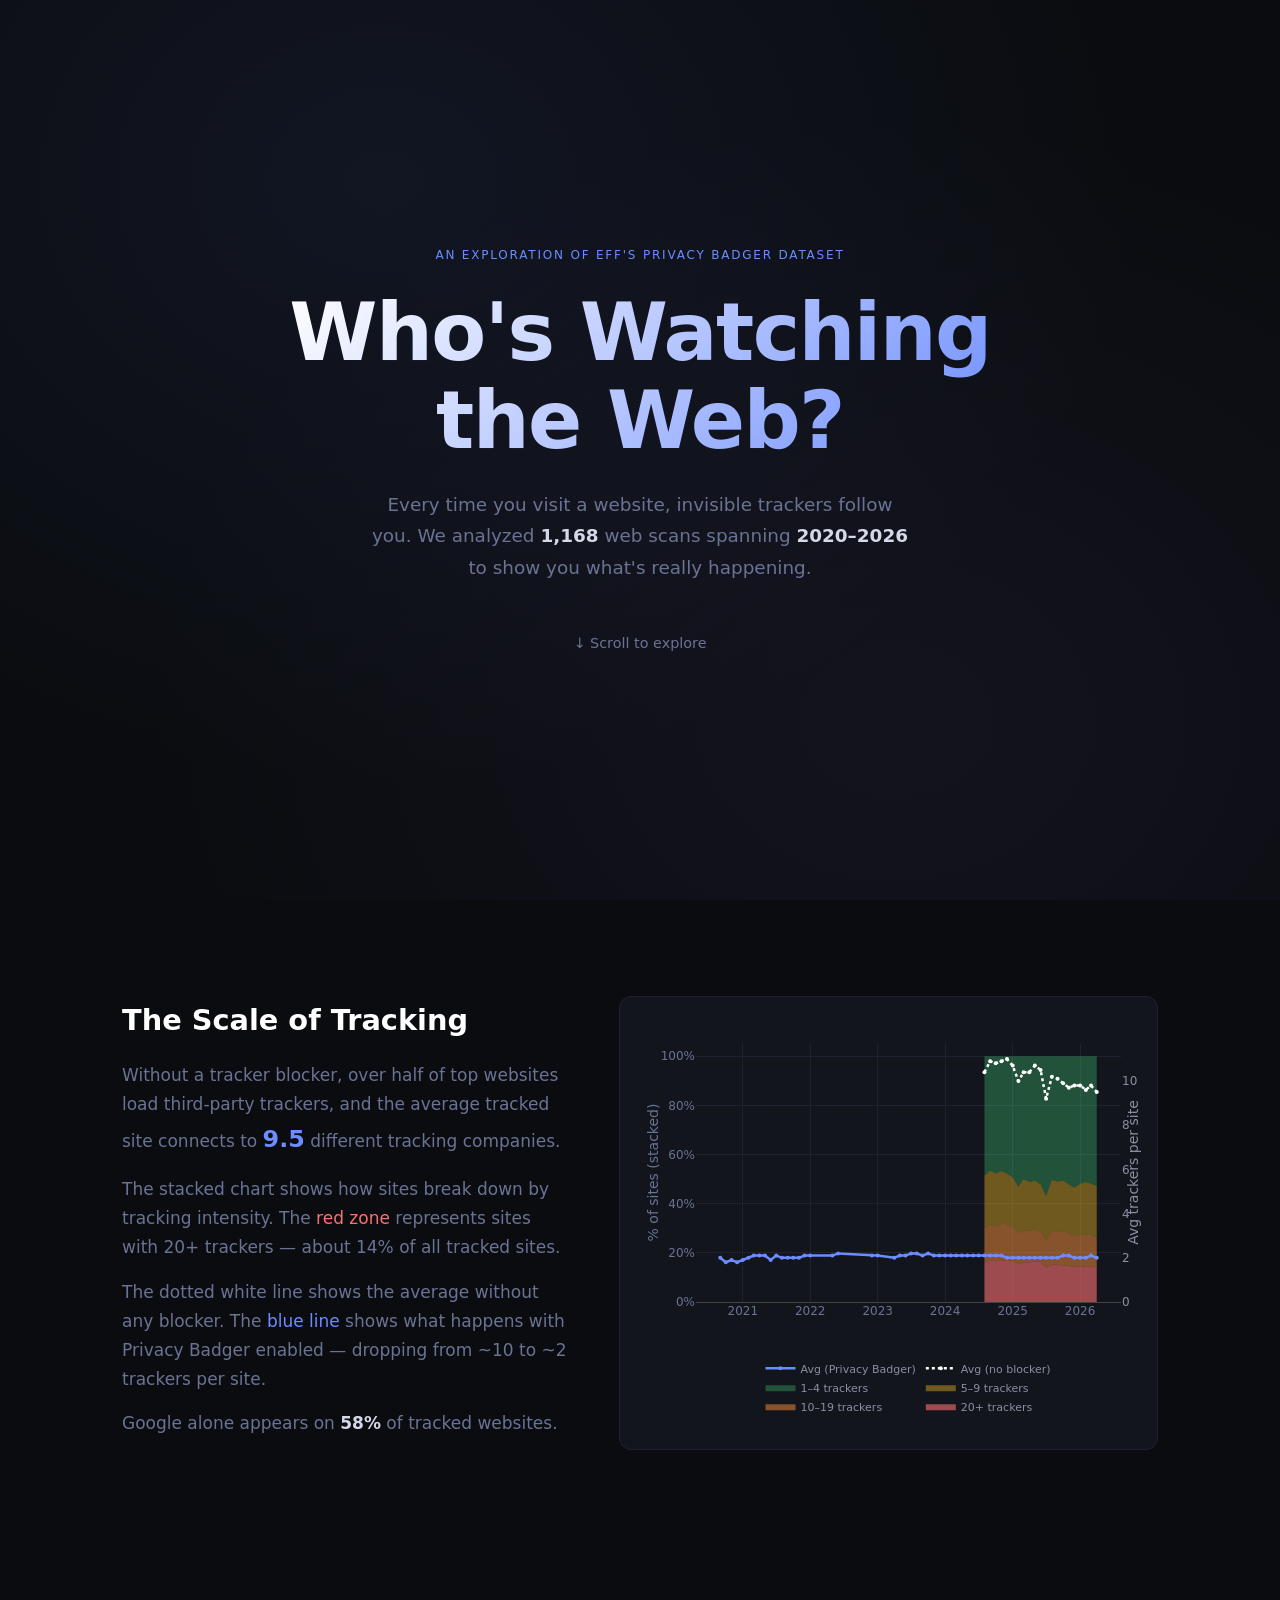
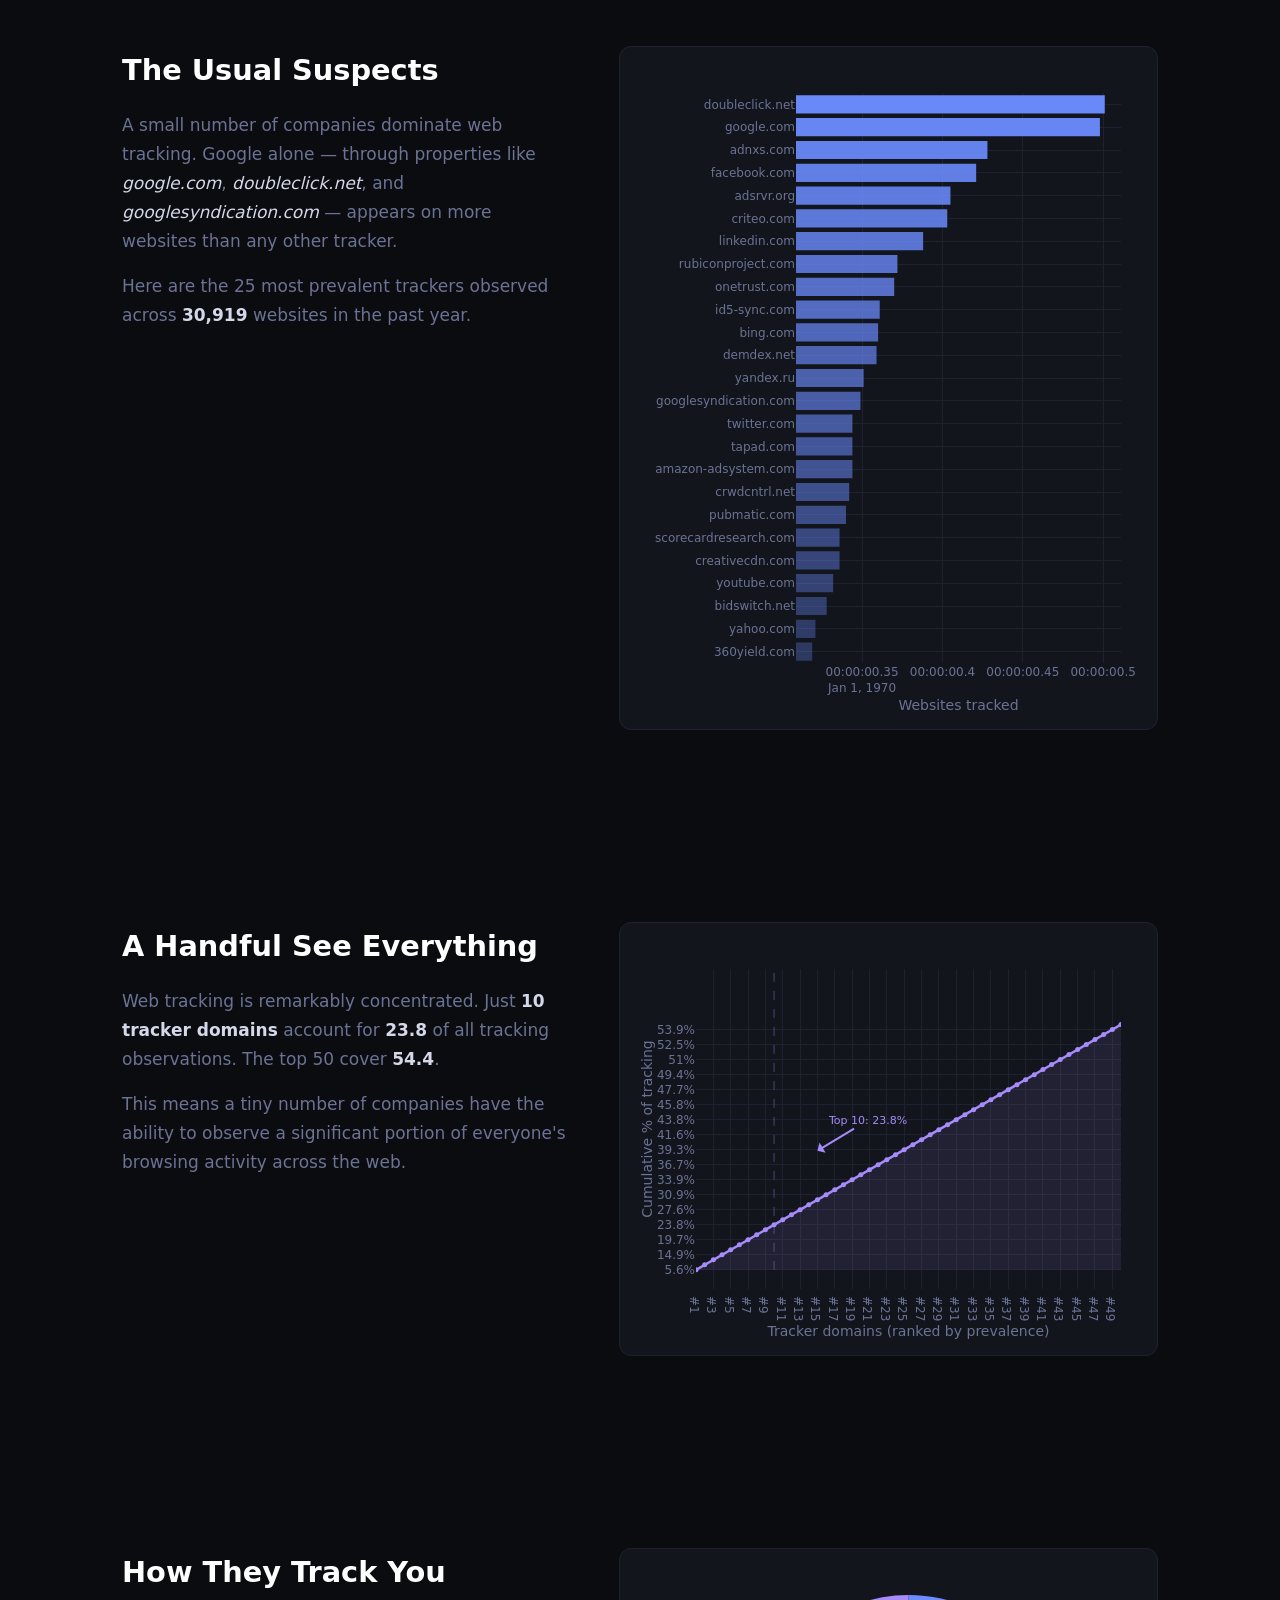
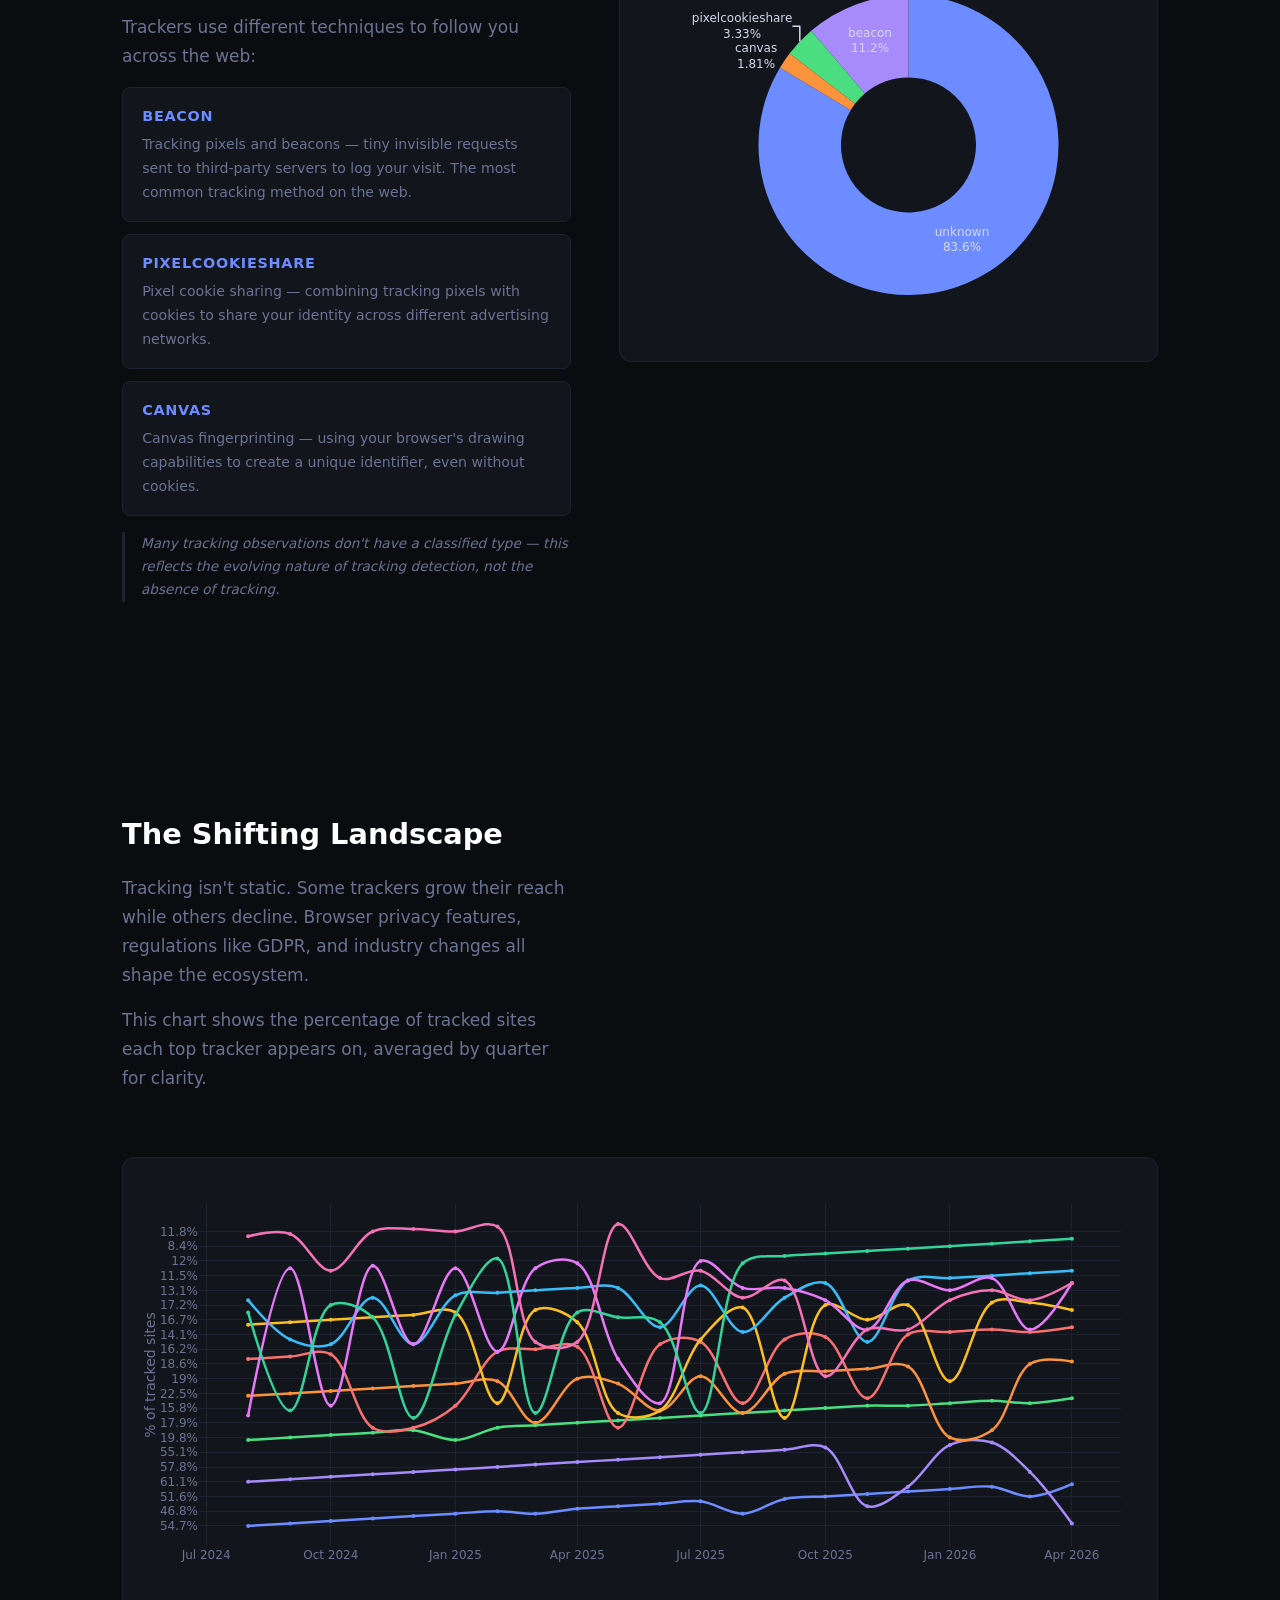
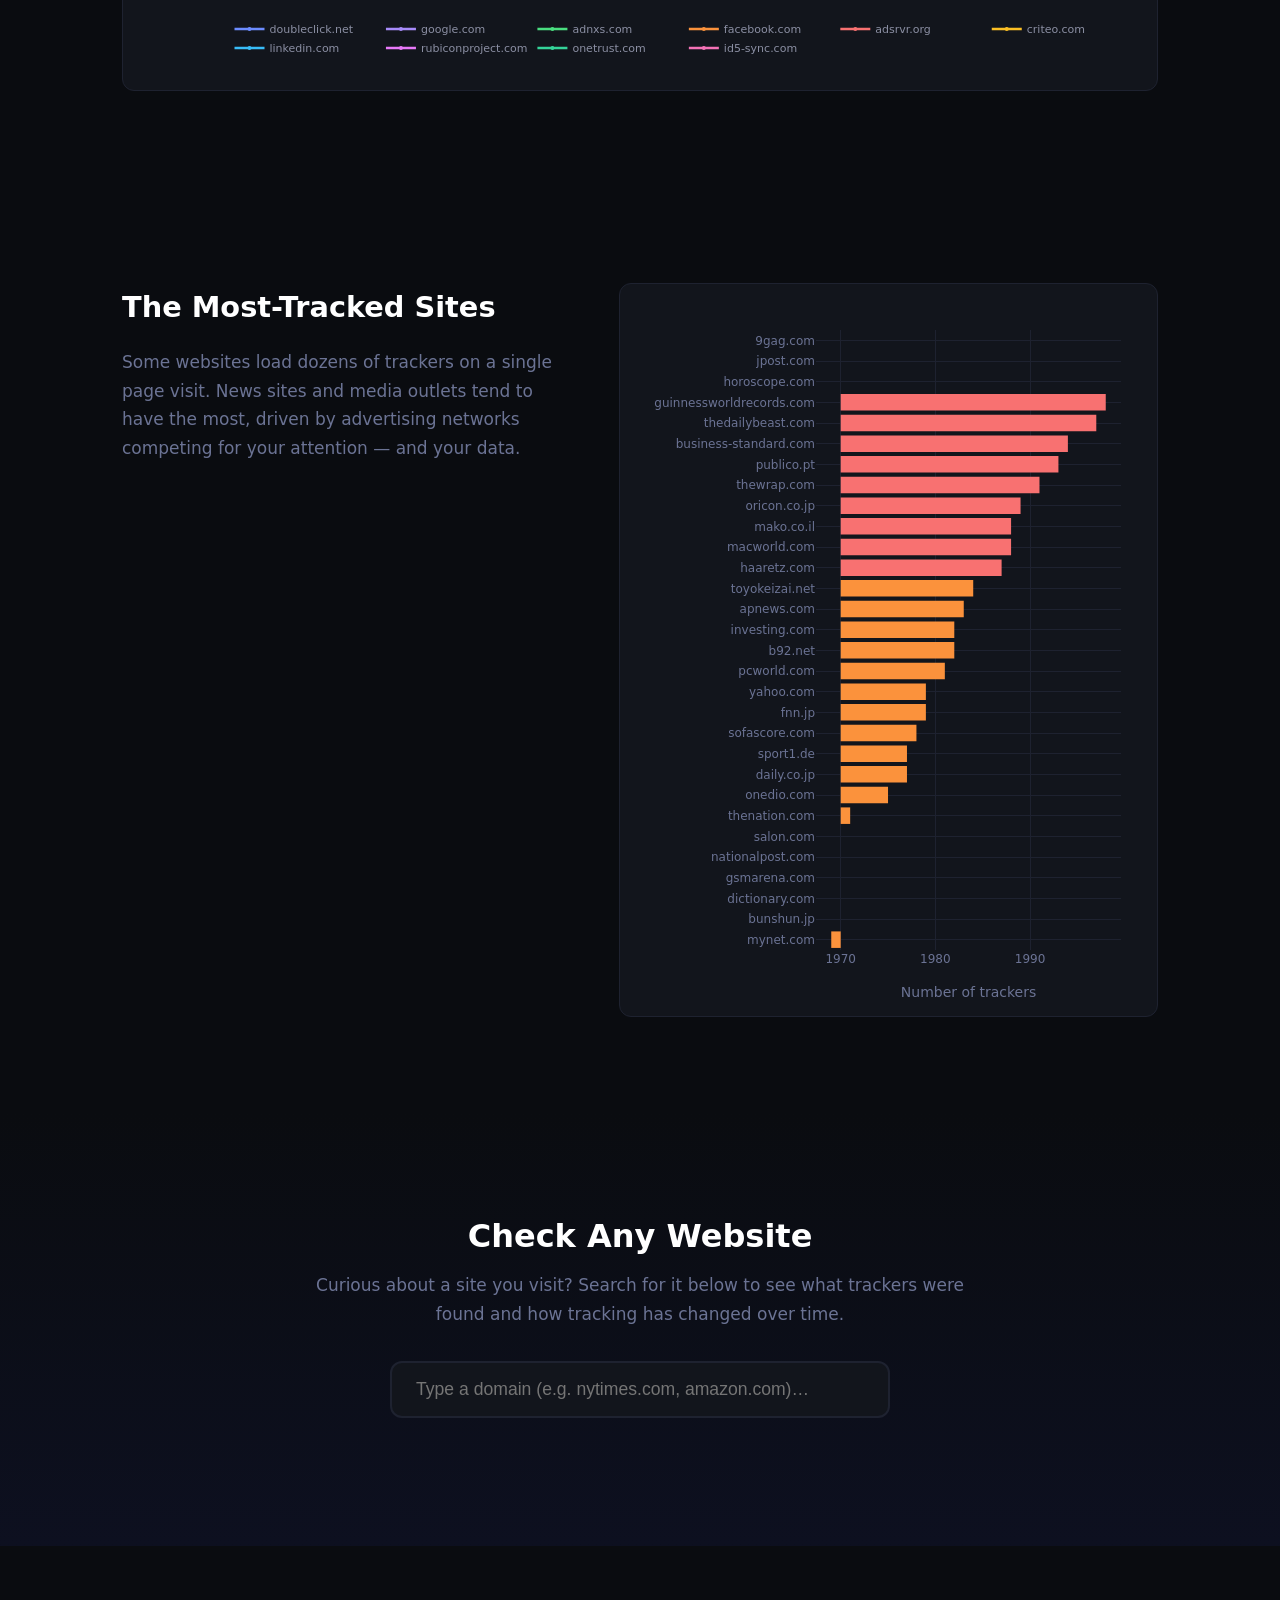
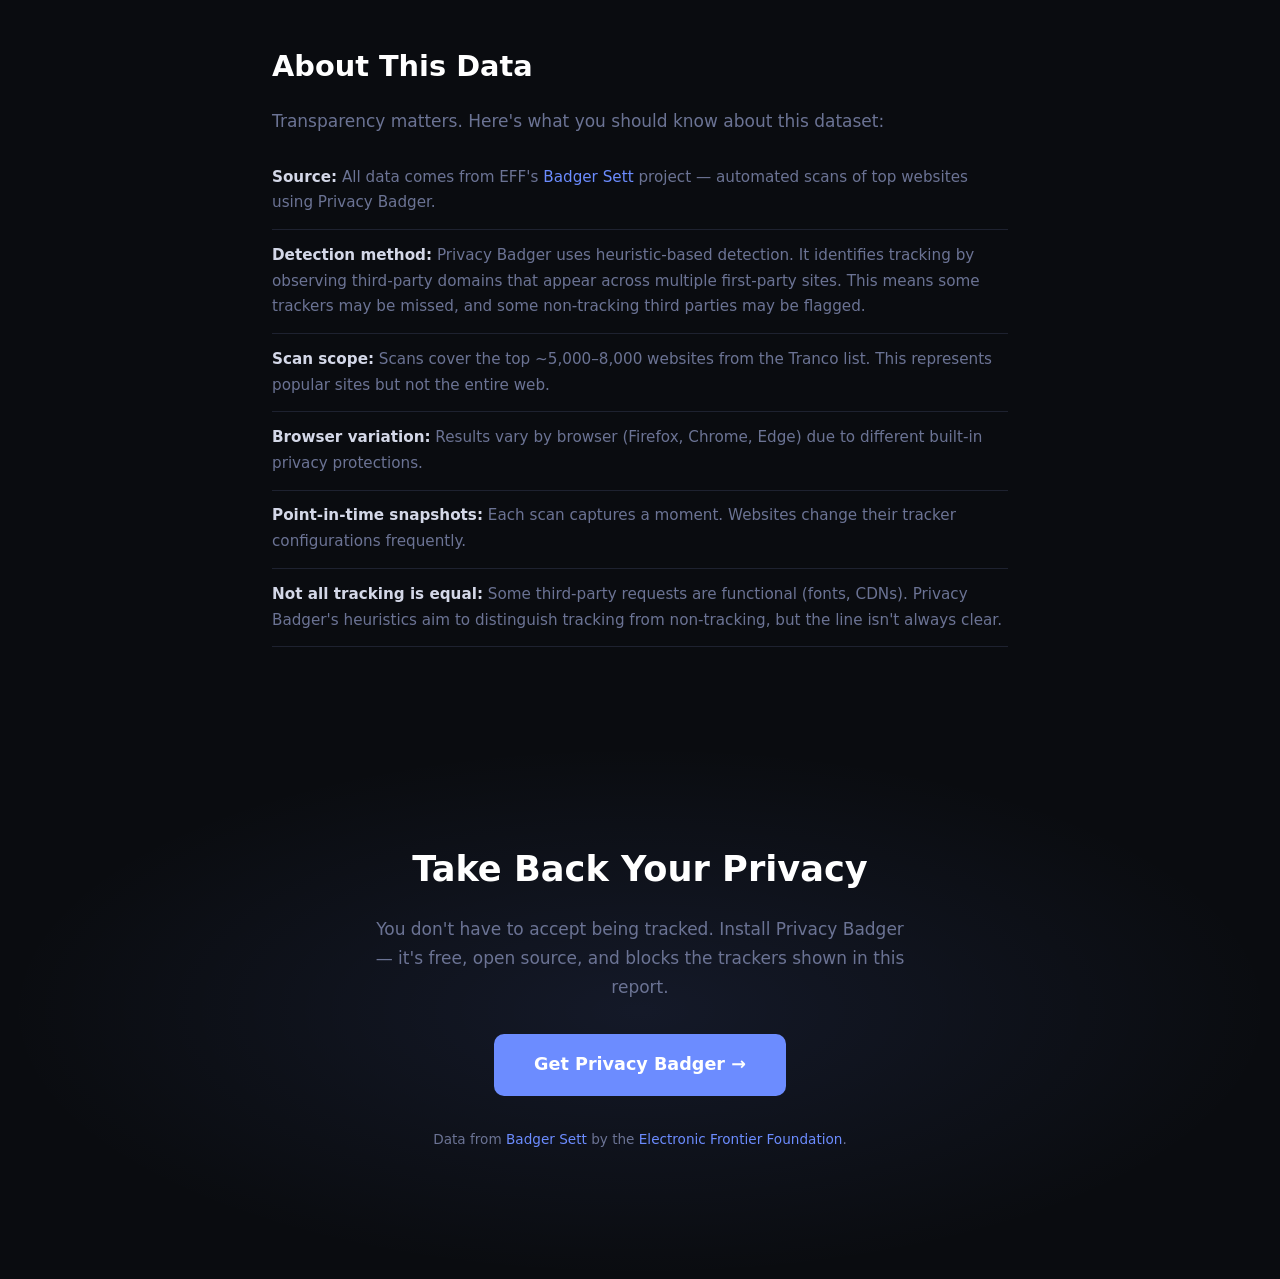
<file: story/index.html>
<!DOCTYPE html>
<html lang="en">
<head>
    <meta charset="UTF-8">
    <meta name="viewport" content="width=device-width, initial-scale=1.0">
    <title>Who's Watching the Web? — EFF Tracker Data Story</title>
    <script src="https://cdn.plot.ly/plotly-2.35.0.min.js"></script>
    <link rel="stylesheet" href="style.css">
</head>
<body>

<!-- ═══ HERO ═══ -->
<section class="hero">
    <div class="hero-inner">
        <p class="hero-eyebrow">An exploration of EFF's Privacy Badger dataset</p>
        <h1>Who's Watching<br>the Web?</h1>
        <p class="hero-sub">Every time you visit a website, invisible trackers follow you.
            We analyzed <strong id="stat-scans">1,168</strong> web scans spanning
            <strong id="stat-years">6 years</strong> to show you what's really happening.</p>
        <div class="scroll-hint">↓ Scroll to explore</div>
    </div>
</section>

<!-- ═══ CHAPTER 1: SCALE ═══ -->
<section class="chapter" id="ch-scale">
    <div class="narrative">
        <h2>The Scale of Tracking</h2>
        <p>Without a tracker blocker, over half of top websites load third-party trackers,
            and the average tracked site connects to
            <strong class="highlight" id="avg-now">—</strong> different tracking companies.</p>
        <p>The stacked chart shows how sites break down by tracking intensity.
            The <span style="color:#f87171">red zone</span> represents sites with 20+
            trackers — about 14% of all tracked sites.</p>
        <p>The dotted white line shows the average without any blocker. The
            <span style="color:#6c8cff">blue line</span> shows what happens with
            Privacy Badger enabled — dropping from ~10 to ~2 trackers per site.</p>
        <p>Google alone appears on <strong id="google-pct">—%</strong> of tracked websites.</p>
    </div>
    <div class="chart-container">
        <div id="chart-avg-over-time"></div>
    </div>
</section>

<!-- ═══ CHAPTER 2: WHO'S TRACKING ═══ -->
<section class="chapter" id="ch-who">
    <div class="narrative">
        <h2>The Usual Suspects</h2>
        <p>A small number of companies dominate web tracking. Google alone — through
            properties like <em>google.com</em>, <em>doubleclick.net</em>, and
            <em>googlesyndication.com</em> — appears on more websites than any other tracker.</p>
        <p>Here are the 25 most prevalent trackers observed across
            <strong id="stat-sites">—</strong> websites in the past year.</p>
    </div>
    <div class="chart-container">
        <div id="chart-top-trackers"></div>
    </div>
</section>

<!-- ═══ CHAPTER 3: CONCENTRATION ═══ -->
<section class="chapter" id="ch-concentration">
    <div class="narrative">
        <h2>A Handful See Everything</h2>
        <p>Web tracking is remarkably concentrated. Just <strong>10 tracker domains</strong>
            account for <strong id="top10-pct">—%</strong> of all tracking observations.
            The top 50 cover <strong id="top50-pct">—%</strong>.</p>
        <p>This means a tiny number of companies have the ability to observe a
            significant portion of everyone's browsing activity across the web.</p>
    </div>
    <div class="chart-container">
        <div id="chart-concentration"></div>
    </div>
</section>

<!-- ═══ CHAPTER 4: HOW THEY TRACK ═══ -->
<section class="chapter" id="ch-how">
    <div class="narrative">
        <h2>How They Track You</h2>
        <p>Trackers use different techniques to follow you across the web:</p>
        <div class="method-cards" id="method-cards"></div>
        <p class="note">Many tracking observations don't have a classified type — this
            reflects the evolving nature of tracking detection, not the absence of tracking.</p>
    </div>
    <div class="chart-container">
        <div id="chart-types"></div>
    </div>
</section>

<!-- ═══ CHAPTER 5: TRENDS ═══ -->
<section class="chapter" id="ch-trends">
    <div class="narrative">
        <h2>The Shifting Landscape</h2>
        <p>Tracking isn't static. Some trackers grow their reach while others decline.
            Browser privacy features, regulations like GDPR, and industry changes all
            shape the ecosystem.</p>
        <p>This chart shows the percentage of tracked sites each top tracker appears on,
            averaged by quarter for clarity.</p>
    </div>
    <div class="chart-container wide">
        <div id="chart-trends"></div>
    </div>
</section>

<!-- ═══ CHAPTER 6: WORST SITES ═══ -->
<section class="chapter" id="ch-sites">
    <div class="narrative">
        <h2>The Most-Tracked Sites</h2>
        <p>Some websites load dozens of trackers on a single page visit. News sites and
            media outlets tend to have the most, driven by advertising networks competing
            for your attention — and your data.</p>
    </div>
    <div class="chart-container">
        <div id="chart-most-tracked"></div>
    </div>
</section>

<!-- ═══ INTERACTIVE: SITE CHECKER ═══ -->
<section class="interactive" id="ch-check">
    <div class="interactive-inner">
        <h2>Check Any Website</h2>
        <p>Curious about a site you visit? Search for it below to see what trackers
            were found and how tracking has changed over time.</p>
        <div class="site-search">
            <input type="text" id="site-input" placeholder="Type a domain (e.g. nytimes.com, amazon.com)…"
                   autocomplete="off" spellcheck="false">
            <div id="site-suggestions" class="suggestions"></div>
        </div>
        <div id="site-result" class="site-result hidden">
            <div class="result-header">
                <div class="result-grade" id="result-grade"></div>
                <div>
                    <div class="result-domain" id="result-domain"></div>
                    <div class="result-grade-label" id="result-grade-label"></div>
                </div>
            </div>
            <div class="result-stats">
                <div class="result-stat">
                    <div class="stat-value" id="result-count">—</div>
                    <div class="stat-label">Trackers Found</div>
                </div>
                <div class="result-stat">
                    <div class="stat-value" id="result-types">—</div>
                    <div class="stat-label">Tracking Methods</div>
                </div>
                <div class="result-stat">
                    <div class="stat-value" id="result-percentile">—</div>
                    <div class="stat-label">Percentile</div>
                </div>
            </div>
            <div id="result-trend-chart" class="result-trend-chart"></div>
            <div class="result-trackers">
                <h3 id="result-trackers-heading">Trackers detected</h3>
                <div class="tracker-list" id="result-tracker-list"></div>
            </div>
            <p class="result-note">Based on the most recent Privacy Badger scan with blocking
                disabled, showing the full tracking landscape. Actual tracking may vary
                depending on your browser, location, and privacy settings.</p>
        </div>
        <div id="site-no-result" class="no-result hidden"></div>
    </div>
</section>

<!-- ═══ DATA TRANSPARENCY ═══ -->
<section class="chapter transparency" id="ch-transparency">
    <div class="narrative">
        <h2>About This Data</h2>
        <p>Transparency matters. Here's what you should know about this dataset:</p>
        <ul class="caveats">
            <li><strong>Source:</strong> All data comes from EFF's
                <a href="https://github.com/EFForg/badger-sett" target="_blank">Badger Sett</a>
                project — automated scans of top websites using Privacy Badger.</li>
            <li><strong>Detection method:</strong> Privacy Badger uses heuristic-based
                detection. It identifies tracking by observing third-party domains that
                appear across multiple first-party sites. This means some trackers may be
                missed, and some non-tracking third parties may be flagged.</li>
            <li><strong>Scan scope:</strong> Scans cover the top ~5,000–8,000 websites
                from the Tranco list. This represents popular sites but not the entire web.</li>
            <li><strong>Browser variation:</strong> Results vary by browser (Firefox, Chrome, Edge)
                due to different built-in privacy protections.</li>
            <li><strong>Point-in-time snapshots:</strong> Each scan captures a moment.
                Websites change their tracker configurations frequently.</li>
            <li><strong>Not all tracking is equal:</strong> Some third-party requests are
                functional (fonts, CDNs). Privacy Badger's heuristics aim to distinguish
                tracking from non-tracking, but the line isn't always clear.</li>
        </ul>
    </div>
</section>

<!-- ═══ CTA ═══ -->
<section class="cta">
    <div class="cta-inner">
        <h2>Take Back Your Privacy</h2>
        <p>You don't have to accept being tracked. Install Privacy Badger — it's free,
            open source, and blocks the trackers shown in this report.</p>
        <a href="https://privacybadger.org" target="_blank" class="cta-button">
            Get Privacy Badger →
        </a>
        <p class="cta-sub">
            Data from <a href="https://github.com/EFForg/badger-sett">Badger Sett</a> by the
            <a href="https://eff.org">Electronic Frontier Foundation</a>.
        </p>
    </div>
</section>

<script src="app.js"></script>
</body>
</html>
</file>
<file: story/style.css>
/* ── Reset & Base ─────────────────────────────────────────────────── */
*, *::before, *::after { box-sizing: border-box; margin: 0; padding: 0; }

:root {
    --bg: #0a0c10;
    --surface: #12151c;
    --border: #1e2230;
    --text: #d4d8e8;
    --text-dim: #6b7394;
    --accent: #6c8cff;
    --accent-glow: rgba(108, 140, 255, 0.15);
    --green: #4ade80;
    --red: #f87171;
    --orange: #fb923c;
    --yellow: #fbbf24;
    --purple: #a78bfa;
}

html { scroll-behavior: smooth; }

body {
    font-family: -apple-system, BlinkMacSystemFont, 'Segoe UI', system-ui, sans-serif;
    background: var(--bg);
    color: var(--text);
    line-height: 1.7;
    font-size: 17px;
    overflow-x: hidden;
}

a { color: var(--accent); text-decoration: none; }
a:hover { text-decoration: underline; }

/* ── Hero ────────────────────────────────────────────────────────── */
.hero {
    min-height: 100vh;
    display: flex;
    align-items: center;
    justify-content: center;
    text-align: center;
    padding: 2rem;
    background:
        radial-gradient(ellipse at 30% 20%, rgba(108,140,255,0.08) 0%, transparent 60%),
        radial-gradient(ellipse at 70% 80%, rgba(167,139,250,0.06) 0%, transparent 60%),
        var(--bg);
}

.hero-inner { max-width: 720px; }

.hero-eyebrow {
    text-transform: uppercase;
    letter-spacing: 0.15em;
    font-size: 0.75rem;
    color: var(--accent);
    margin-bottom: 1.5rem;
}

.hero h1 {
    font-size: clamp(2.5rem, 7vw, 5rem);
    font-weight: 800;
    line-height: 1.1;
    letter-spacing: -0.02em;
    background: linear-gradient(135deg, #fff 0%, #6c8cff 100%);
    -webkit-background-clip: text;
    -webkit-text-fill-color: transparent;
    background-clip: text;
    margin-bottom: 1.5rem;
}

.hero-sub {
    font-size: 1.15rem;
    color: var(--text-dim);
    max-width: 540px;
    margin: 0 auto 3rem;
}
.hero-sub strong { color: var(--text); }

.scroll-hint {
    color: var(--text-dim);
    font-size: 0.9rem;
    animation: bounce 2s infinite;
}

@keyframes bounce {
    0%, 100% { transform: translateY(0); }
    50% { transform: translateY(8px); }
}

/* ── Chapters ────────────────────────────────────────────────────── */
.chapter {
    max-width: 1100px;
    margin: 0 auto;
    padding: 6rem 2rem;
    display: grid;
    grid-template-columns: 1fr 1.2fr;
    gap: 3rem;
    align-items: start;
}

.chapter.visible {
    opacity: 1;
    transform: translateY(0);
}

.chapter .narrative { }

.chapter h2 {
    font-size: 1.8rem;
    font-weight: 700;
    margin-bottom: 1rem;
    color: #fff;
}

.chapter p { margin-bottom: 1rem; color: var(--text-dim); }
.chapter p strong, .chapter p em { color: var(--text); }

.highlight {
    color: var(--accent) !important;
    font-size: 1.4em;
    font-weight: 700;
}

.chart-container {
    background: var(--surface);
    border: 1px solid var(--border);
    border-radius: 12px;
    padding: 1rem;
    min-height: 400px;
}

.chart-container.wide {
    grid-column: 1 / -1;
}

.note {
    font-size: 0.85rem;
    color: var(--text-dim);
    font-style: italic;
    border-left: 3px solid var(--border);
    padding-left: 1rem;
}

/* ── Method cards ────────────────────────────────────────────────── */
.method-cards {
    display: grid;
    grid-template-columns: 1fr;
    gap: 0.75rem;
    margin: 1rem 0;
}

.method-card {
    background: var(--surface);
    border: 1px solid var(--border);
    border-radius: 8px;
    padding: 1rem 1.2rem;
}

.method-card .method-name {
    font-weight: 600;
    color: var(--accent);
    font-size: 0.9rem;
    text-transform: uppercase;
    letter-spacing: 0.05em;
}

.method-card .method-desc {
    font-size: 0.88rem;
    color: var(--text-dim);
    margin-top: 0.3rem;
}

/* ── Interactive site checker ────────────────────────────────────── */
.interactive {
    background: linear-gradient(180deg, var(--bg) 0%, #0d1020 100%);
    padding: 6rem 2rem;
    text-align: center;
}

.interactive.visible { }

.interactive-inner { max-width: 700px; margin: 0 auto; }

.interactive h2 {
    font-size: 2rem;
    font-weight: 700;
    color: #fff;
    margin-bottom: 0.5rem;
}

.interactive > .interactive-inner > p {
    color: var(--text-dim);
    margin-bottom: 2rem;
}

.site-search {
    position: relative;
    max-width: 500px;
    margin: 0 auto 2rem;
}

.site-search input {
    width: 100%;
    padding: 1rem 1.5rem;
    background: var(--surface);
    border: 2px solid var(--border);
    border-radius: 12px;
    color: var(--text);
    font-size: 1.1rem;
    outline: none;
    transition: border-color 0.2s;
}

.site-search input:focus { border-color: var(--accent); }

.suggestions {
    position: absolute;
    top: 100%;
    left: 0;
    right: 0;
    background: var(--surface);
    border: 1px solid var(--border);
    border-radius: 0 0 12px 12px;
    max-height: 240px;
    overflow-y: auto;
    display: none;
    z-index: 10;
}

.suggestions.open { display: block; }

.suggestions .suggestion {
    padding: 0.6rem 1.5rem;
    cursor: pointer;
    text-align: left;
    font-size: 0.95rem;
    color: var(--text-dim);
    transition: background 0.15s;
}

.suggestions .suggestion:hover {
    background: var(--accent-glow);
    color: var(--text);
}

.suggestions .suggestion strong { color: var(--accent); }

/* site result card */
.site-result {
    text-align: left;
    max-width: 600px;
    margin: 0 auto;
}

.site-result.hidden { display: none; }

.result-header {
    display: flex;
    align-items: center;
    gap: 1rem;
    margin-bottom: 1.5rem;
}

.result-domain {
    font-size: 1.4rem;
    font-weight: 700;
    color: #fff;
}

.result-grade {
    display: inline-flex;
    align-items: center;
    justify-content: center;
    width: 48px;
    height: 48px;
    border-radius: 10px;
    font-size: 1.3rem;
    font-weight: 800;
}

.grade-a { background: rgba(74,222,128,0.15); color: var(--green); }
.grade-b { background: rgba(74,222,128,0.1); color: #86efac; }
.grade-c { background: rgba(251,191,36,0.15); color: var(--yellow); }
.grade-d { background: rgba(251,146,60,0.15); color: var(--orange); }
.grade-f { background: rgba(248,113,113,0.15); color: var(--red); }

.result-stats {
    display: grid;
    grid-template-columns: 1fr 1fr 1fr;
    gap: 1rem;
    margin-bottom: 1.5rem;
}

.result-stat {
    background: var(--surface);
    border: 1px solid var(--border);
    border-radius: 8px;
    padding: 1rem;
    text-align: center;
}

.result-stat .stat-value {
    font-size: 1.6rem;
    font-weight: 700;
    color: #fff;
}

.result-stat .stat-label {
    font-size: 0.78rem;
    color: var(--text-dim);
    text-transform: uppercase;
    letter-spacing: 0.05em;
}

.result-trackers {
    background: var(--surface);
    border: 1px solid var(--border);
    border-radius: 10px;
    padding: 1.2rem;
}

.result-trackers h3 {
    font-size: 0.85rem;
    color: var(--text-dim);
    text-transform: uppercase;
    letter-spacing: 0.05em;
    margin-bottom: 0.8rem;
}

.tracker-list {
    display: flex;
    flex-wrap: wrap;
    gap: 0.4rem;
}

.tracker-tag {
    display: inline-block;
    padding: 0.25rem 0.65rem;
    background: rgba(108,140,255,0.1);
    border: 1px solid rgba(108,140,255,0.2);
    border-radius: 6px;
    font-size: 0.82rem;
    color: var(--accent);
}

.result-note {
    margin-top: 1rem;
    font-size: 0.82rem;
    color: var(--text-dim);
    font-style: italic;
}

.result-trend-chart {
    background: var(--surface);
    border: 1px solid var(--border);
    border-radius: 10px;
    padding: 0.5rem;
    margin-bottom: 1rem;
    min-height: 220px;
}

.result-grade-label {
    color: var(--text-dim);
    font-size: 0.85rem;
}

.result-loading {
    text-align: center;
    padding: 2rem;
    color: var(--text-dim);
}

.no-result {
    color: var(--text-dim);
    padding: 2rem;
    text-align: center;
}

.no-result.hidden { display: none; }

/* ── Transparency ────────────────────────────────────────────────── */
.transparency {
    display: block;
    max-width: 800px;
}

.transparency .narrative { position: static; }

.caveats {
    list-style: none;
    padding: 0;
}

.caveats li {
    padding: 0.8rem 0;
    border-bottom: 1px solid var(--border);
    color: var(--text-dim);
    font-size: 0.95rem;
}

.caveats li strong { color: var(--text); }

/* ── CTA ─────────────────────────────────────────────────────────── */
.cta {
    text-align: center;
    padding: 6rem 2rem;
    background:
        radial-gradient(ellipse at 50% 50%, rgba(108,140,255,0.1) 0%, transparent 70%),
        var(--bg);
}

.cta-inner { max-width: 540px; margin: 0 auto; }

.cta h2 {
    font-size: 2.2rem;
    font-weight: 800;
    color: #fff;
    margin-bottom: 1rem;
}

.cta p { color: var(--text-dim); margin-bottom: 2rem; }

.cta-button {
    display: inline-block;
    padding: 1rem 2.5rem;
    background: var(--accent);
    color: #fff;
    font-size: 1.1rem;
    font-weight: 600;
    border-radius: 10px;
    transition: background 0.2s, transform 0.2s;
}

.cta-button:hover {
    background: #8ba4ff;
    text-decoration: none;
    transform: translateY(-2px);
}

.cta-sub {
    margin-top: 2rem;
    font-size: 0.85rem;
}

/* ── Responsive ──────────────────────────────────────────────────── */
@media (max-width: 768px) {
    .chapter {
        grid-template-columns: 1fr;
        padding: 3rem 1.5rem;
    }
    .chapter .narrative { position: static; }
    .chart-container.wide { grid-column: auto; }
    .result-stats { grid-template-columns: 1fr; }
}
</file>
